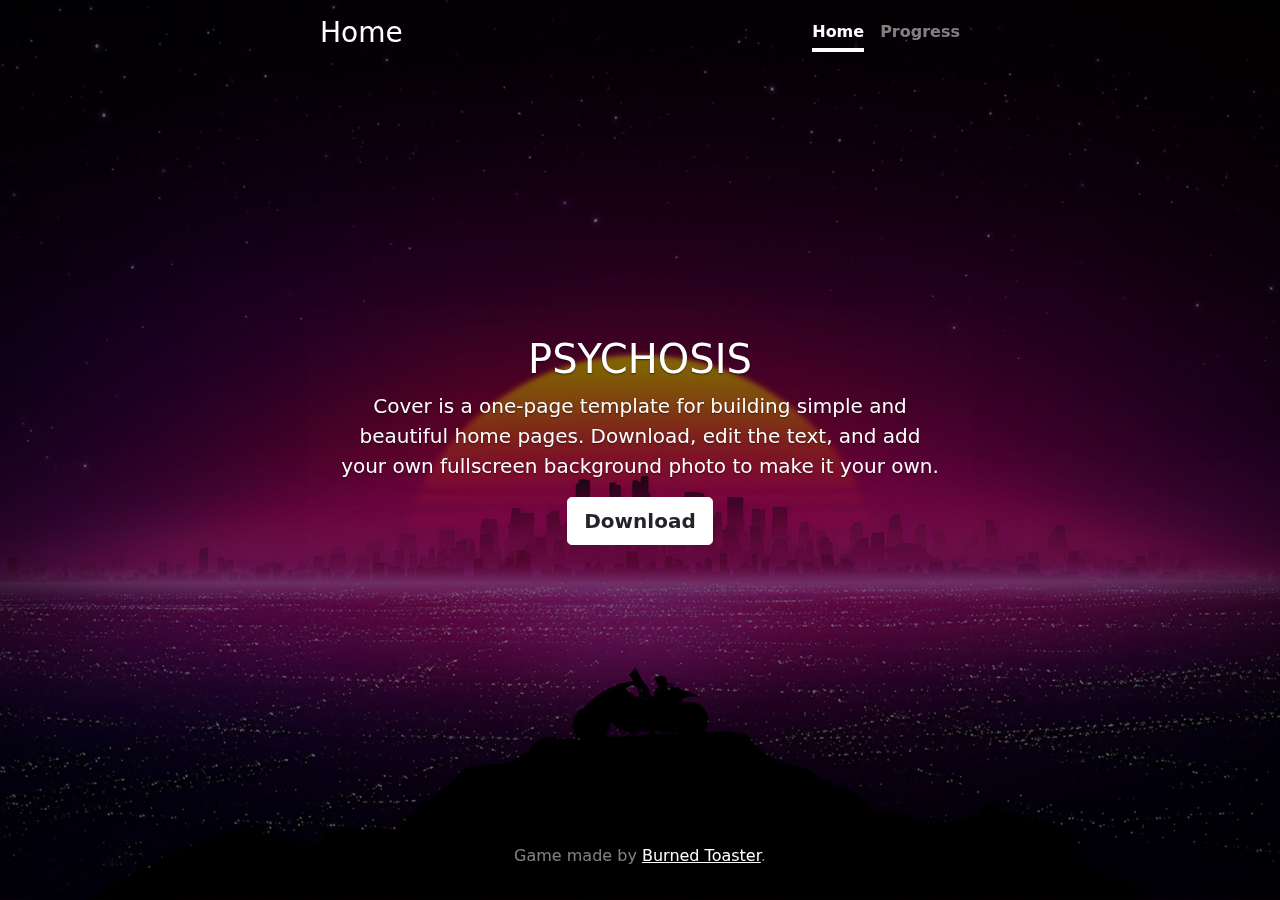
<file: index.html>
<!doctype html>
<html lang="en" class="h-100">
  <head>
    <meta charset="utf-8">
    <meta name="viewport" content="width=device-width, initial-scale=1">
    <meta name="description" content="">
    <meta name="author" content="Mark Otto, Jacob Thornton, and Bootstrap contributors">
    <meta name="generator" content="Hugo 0.84.0">
    <title>index</title>

    <link rel="canonical" href="https://getbootstrap.com/docs/5.0/examples/cover/">
    <link href="index.css" rel="stylesheet">
    <link href="bootstrap.min.css" rel="stylesheet">
  </head>
  
<body class="d-flex h-100 text-center text-white bg-dark">
  <div id="background-slider">
    <div class="slide" style="background-image: url('image1.jpg');"></div>
    <div class="slide" style="background-image: url('image2.jpg');"></div>
    <div class="slide" style="background-image: url('image3.jpg');"></div>
    <!-- Add more slides as needed -->
  </div>
  
  <div class="cover-container d-flex w-100 h-100 p-3 mx-auto flex-column">
    <header class="mb-auto">
      <div>
        <h3 class="float-md-start mb-0">Home</h3>
        <nav class="nav nav-masthead justify-content-center float-md-end">
          <a class="nav-link active" aria-current="page" href="#">Home</a>
          <a class="nav-link" href="timeline.html">Progress</a>
        </nav>
      </div>
    </header>
    <main class="px-3">
      <h1>PSYCHOSIS</h1>
      <p class="lead">Cover is a one-page template for building simple and beautiful home pages. Download, edit the text, and add your own fullscreen background photo to make it your own.</p>
      <p class="lead">
        <a href="C:\Users\25760\Desktop\Test\test.zip" class="btn btn-lg btn-secondary fw-bold border-white bg-white text-dark" download="test.zip">Download</a>
      </p>
    </main>
    <footer class="mt-auto text-white-50">
      <p>Game made by <a href="" class="text-white">Burned Toaster</a>.</p>
    </footer>
  </div>

  
  <script src="index.js"></script>
</body>
</html>
</file>
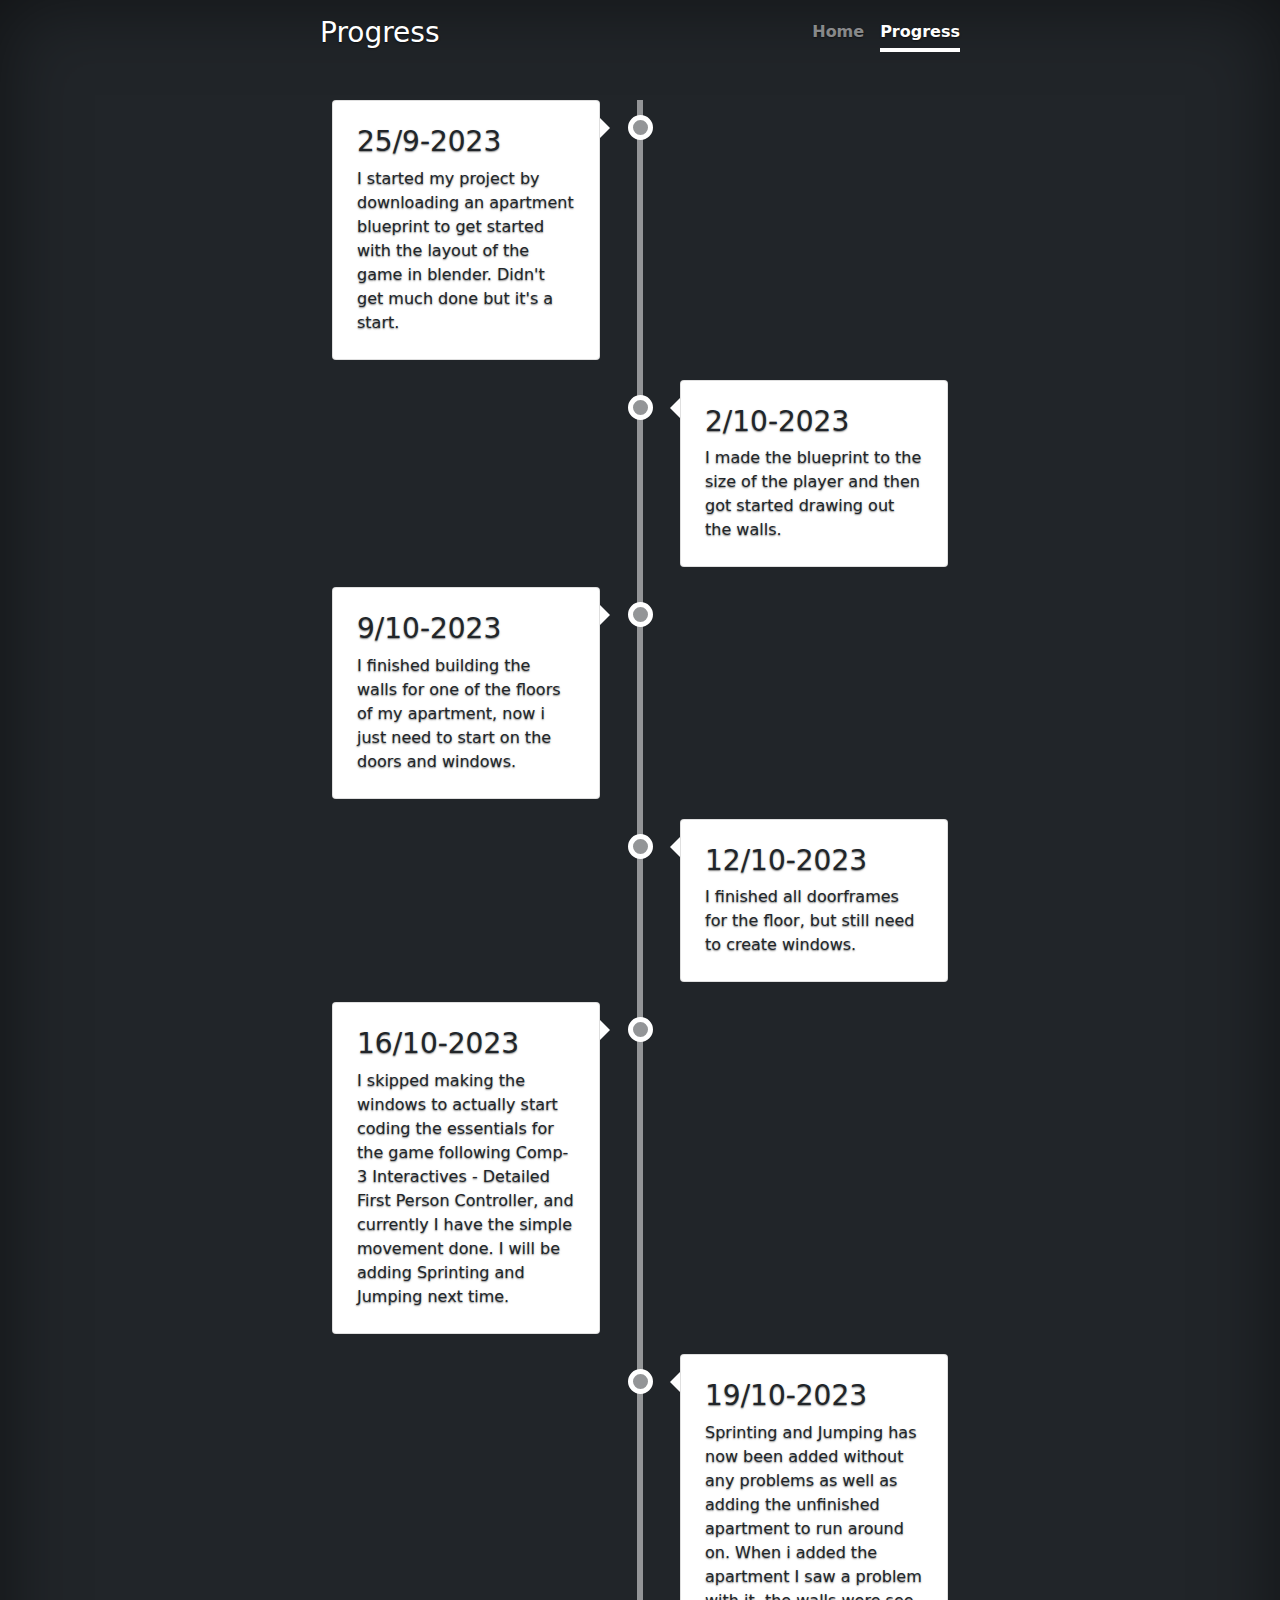
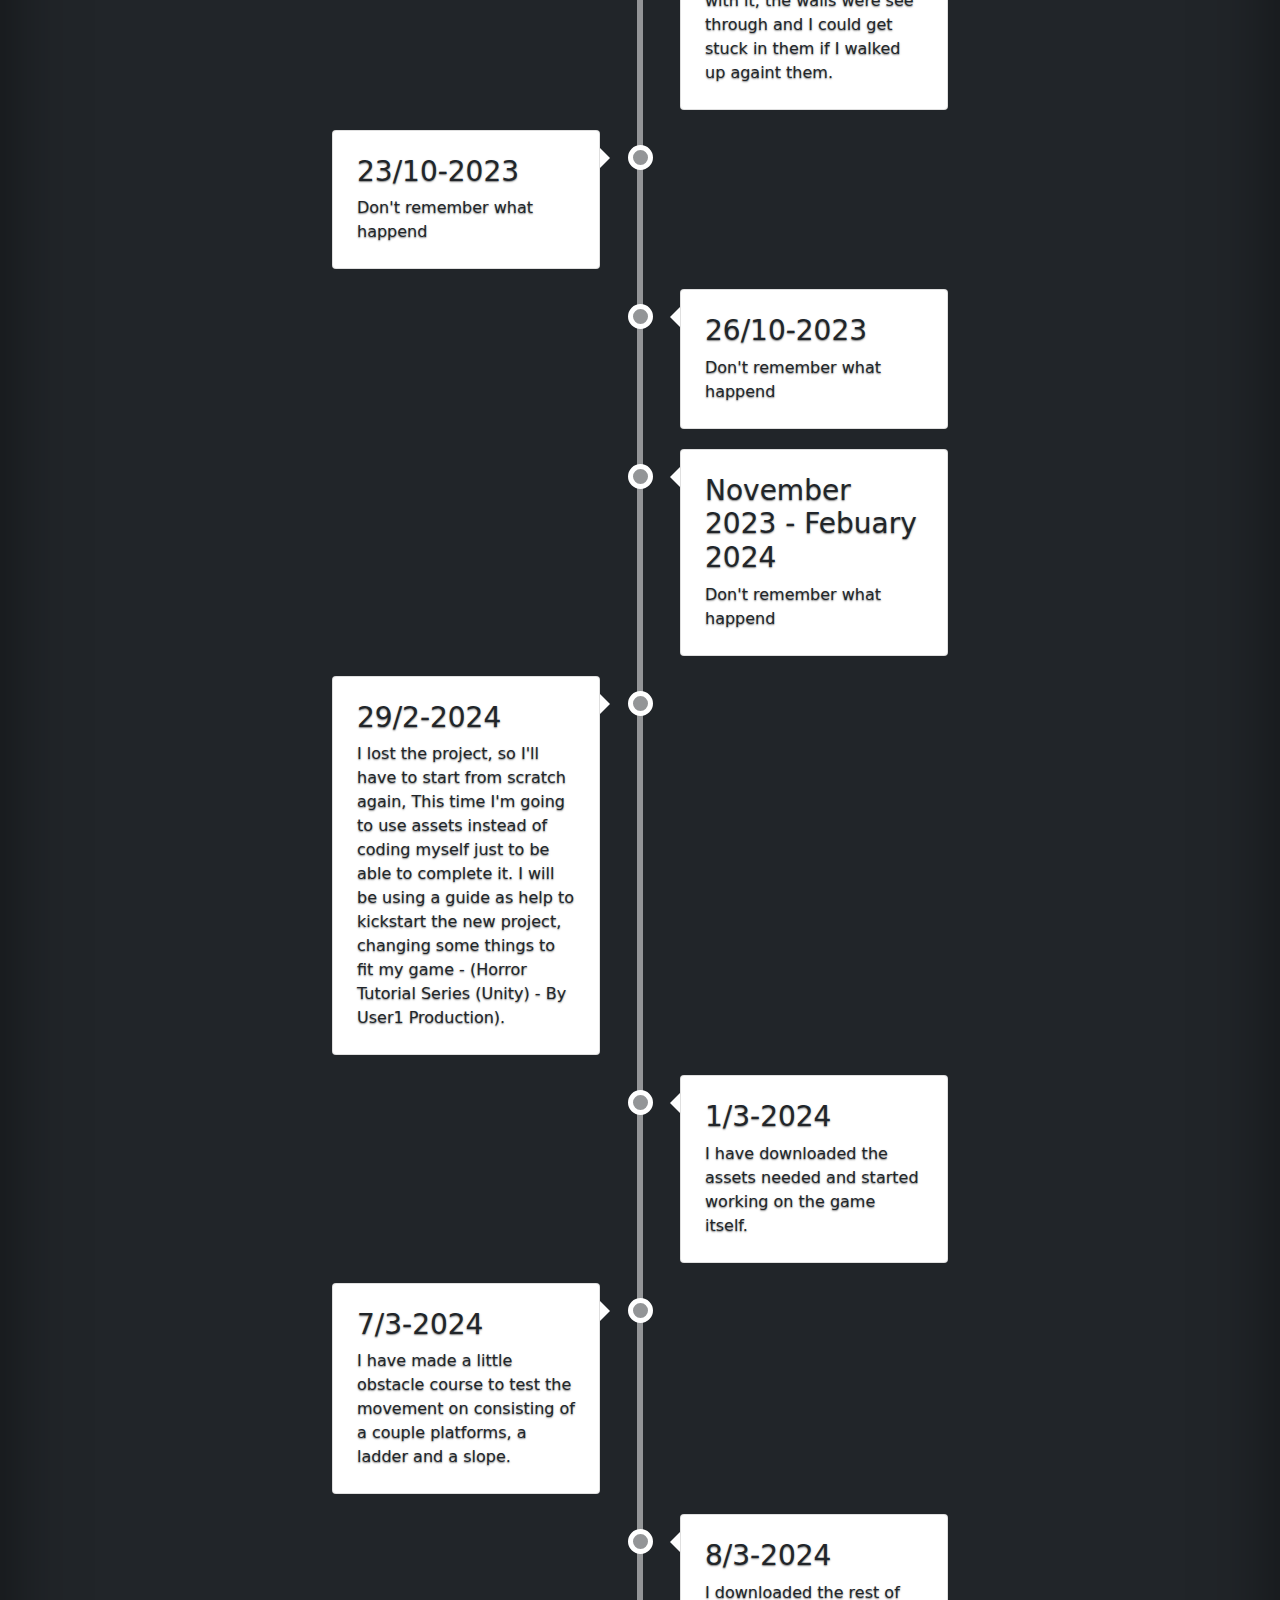
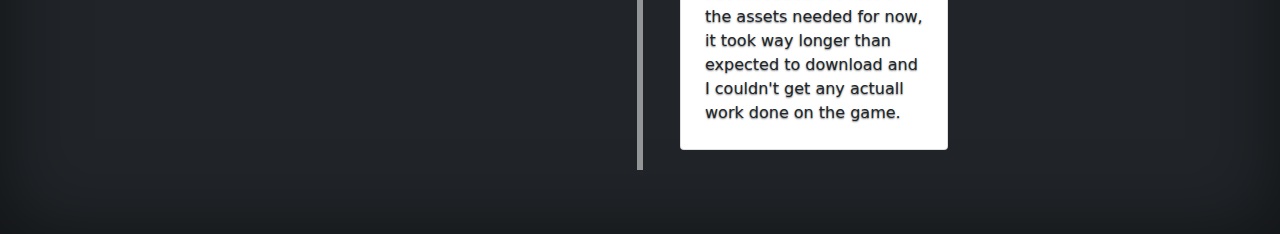
<file: timeline.html>
<!DOCTYPE html>
<html lang="en">
<head>
    <meta charset="UTF-8">
    <meta name="viewport" content="width=device-width, initial-scale=1.0">
    <title>Progress</title>
</head>
<link rel="stylesheet" href="timeline.css">
<link rel="stylesheet" href="bootstrap.min.css">



<body class="d-flex h-100 bg-dark">
    
    <div class="cover-container d-flex w-100 h-100 p-3 mx-auto flex-column">
        <header class="mb-auto">
          <div>
            <h3 class="float-md-start mb-0 text-white text-center">Progress</h3>
            <nav class="nav nav-masthead justify-content-center float-md-end">
              <a class="nav-link text-white-50" href="index.html">Home</a>
              <a class="nav-link active text-white" aria-current="page" href="timeline.html">Progress</a>
            </nav>
          </div>
        </header>
    
    <section bg-dark>
        <div class="container py-5">
          <div class="main-timeline">
            <div class="timeline left">
              <div class="card">
                <div class="card-body p-4">
                  <h3>25/9-2023</h3>
                  <p class="mb-0">I started my project by downloading an apartment blueprint to get started with the layout of the game in blender. 
                                  Didn't get much done but it's a start.</p>
                </div>
              </div>
            </div>
            <div class="timeline right">
              <div class="card">
                <div class="card-body p-4">
                  <h3>2/10-2023</h3>
                  <p class="mb-0">I made the blueprint to the size of the player and then got started drawing out the walls.</p>
                </div>
              </div>
            </div>
            <div class="timeline left">
              <div class="card">
                <div class="card-body p-4">
                  <h3>9/10-2023</h3>
                  <p class="mb-0">I finished building the walls for one of the floors of my apartment, now i just need to start on the doors and windows.</p>
                </div>
              </div>
            </div>
            <div class="timeline right">
              <div class="card">
                <div class="card-body p-4">
                  <h3>12/10-2023</h3>
                  <p class="mb-0">I finished all doorframes for the floor, but still need to create windows.</p>
                </div>
              </div>
            </div>
            <div class="timeline left">
              <div class="card">
                <div class="card-body p-4">
                  <h3>16/10-2023</h3>
                  <p class="mb-0">I skipped making the windows to actually start coding the essentials for the game following Comp-3 Interactives - Detailed First Person Controller, 
                                  and currently I have the simple movement done. I will be adding Sprinting and Jumping next time.</p>
                </div>
              </div>
            </div>
            <div class="timeline right">
              <div class="card">
                <div class="card-body p-4">
                  <h3>19/10-2023</h3>
                  <p class="mb-0">Sprinting and Jumping has now been added without any problems as well as adding the unfinished apartment to run around on.
                                  When i added the apartment I saw a problem with it, the walls were see through and I could get stuck in them if I walked up againt them.</p>
                </div>
              </div>
            </div>
            <div class="timeline left">
              <div class="card">
                <div class="card-body p-4">
                  <h3>23/10-2023</h3>
                  <p class="mb-0">Don't remember what happend</p>
                </div>
              </div>
            </div>
            <div class="timeline right">
              <div class="card">
                <div class="card-body p-4">
                  <h3>26/10-2023</h3>
                  <p class="mb-0">Don't remember what happend</p>
                </div>
              </div>
            </div>
            <div class="timeline right">
              <div class="card">
                <div class="card-body p-4">
                  <h3>November 2023 - Febuary 2024</h3>
                  <p class="mb-0">Don't remember what happend</p>
                </div>
              </div>
            </div>
            <div class="timeline left">
              <div class="card">
                <div class="card-body p-4">
                  <h3>29/2-2024</h3>
                  <p class="mb-0">I lost the project, so I'll have to start from scratch again, This time I'm going to use assets instead of coding myself just to be able to complete it. 
                                  I will be using a guide as help to kickstart the new project, changing some things to fit my game - (Horror Tutorial Series (Unity) - By User1 Production).</p>
                </div>
              </div>
            </div>
            <div class="timeline right">
              <div class="card">
                <div class="card-body p-4">
                  <h3>1/3-2024</h3>
                  <p class="mb-0">I have downloaded the assets needed and started working on the game itself.</p>
                </div>
              </div>
            </div>
            <div class="timeline left">
              <div class="card">
                <div class="card-body p-4">
                  <h3>7/3-2024</h3>
                  <p class="mb-0">I have made a little obstacle course to test the movement on consisting of a couple platforms, a ladder and a slope.</p>
                </div>
              </div>
            </div>
            <div class="timeline right">
              <div class="card">
                <div class="card-body p-4">
                  <h3>8/3-2024</h3>
                  <p class="mb-0">I downloaded the rest of the assets needed for now, it took way longer than expected to download and I couldn't get any actuall work done on the game.</p>
                </div>
              </div>
            </div>
          </div>
        </div>
      </section>
</body>
</html>
</file>
<file: index.css>
/*
 * Globals
 */


/* Custom default button */
.btn-secondary,
.btn-secondary:hover,
.btn-secondary:focus {
  color: #333;
  text-shadow: none; /* Prevent inheritance from `body` */
}


/*
 * Base structure
 */

 html, body {
  overflow:hidden 
} 

body {
  text-shadow: 0 .05rem .1rem rgba(0, 0, 0, .5);
  box-shadow: inset 0 0 20rem rgba(0, 0, 0, .5);
  height: 100vh;
  width: 100vw;
  background-color: #333;
  margin: 0rem;
  overflow: hidden;
}


.cover-container {
  max-width: 42em;
}


/*
 * Header
 */

.nav-masthead .nav-link {
  padding: .25rem 0;
  font-weight: 700;
  color: rgba(255, 255, 255, .5);
  background-color: transparent;
  border-bottom: .25rem solid transparent;
}

.nav-masthead .nav-link:hover,
.nav-masthead .nav-link:focus {
  border-bottom-color: rgba(255, 255, 255, .25);
}

.nav-masthead .nav-link + .nav-link {
  margin-left: 1rem;
}

.nav-masthead .active {
  color: #fff;
  border-bottom-color: #fff;
}

.bd-placeholder-img {
  font-size: 1.125rem;
  text-anchor: middle;
  -webkit-user-select: none;
  -moz-user-select: none;
  user-select: none;
}

@media (min-width: 768px) {
  .bd-placeholder-img-lg {
    font-size: 3.5rem;
  }
}

#background-slider {
  position: fixed;
  width: 100%;
  height: 100%;
  top: 0;
  left: 0;
  z-index: -1; /* Place the slider under all other content */
}

.slide {
  position: absolute;
  width: 100%;
  height: 100%;
  background-size: cover;
  background-position: center;
  opacity: 0;
  transition: opacity 1s ease-in-out;
  filter: brightness(50%);
}

.slide.active {
  opacity: 1;
}
</file>
<file: timeline.css>
/* The actual timeline (the vertical ruler) */
/*
 * Globals
 */


/* Custom default button */
.btn-secondary,
.btn-secondary:hover,
.btn-secondary:focus {
  color: #333;
  text-shadow: none; /* Prevent inheritance from `body` */
}

/*
 * Base structure
 */

body {
  text-shadow: 0 .05rem .1rem rgba(0, 0, 0, .5);
  box-shadow: inset 0 0 5rem rgba(0, 0, 0, .5);
}

.cover-container {
  max-width: 42em;
}


/*
 * Header
 */

.nav-masthead .nav-link {
  padding: .25rem 0;
  font-weight: 700;
  color: rgba(255, 255, 255, .5);
  background-color: transparent;
  border-bottom: .25rem solid transparent;
}

.nav-masthead .nav-link:hover,
.nav-masthead .nav-link:focus {
  border-bottom-color: rgba(255, 255, 255, .25);
}

.nav-masthead .nav-link + .nav-link {
  margin-left: 1rem;
}

.nav-masthead .active {
  color: #fff;
  border-bottom-color: #fff;
}


.main-timeline {
    position: relative;
  }
  
  /* The actual timeline (the vertical ruler) */
  .main-timeline::after {
    content: "";
    position: absolute;
    width: 6px;
    background-color: #939597;
    top: 0;
    bottom: 0;
    left: 50%;
    margin-left: -3px;
  }
  
  /* Container around content */
  .timeline {
    position: relative;
    background-color: inherit;
    width: 50%;
  }
  
  /* The circles on the timeline */
  .timeline::after {
    content: "";
    position: absolute;
    width: 25px;
    height: 25px;
    right: -13px;
    background-color: #939597;
    border: 5px solid #ffffff;
    top: 15px;
    border-radius: 50%;
    z-index: 1;
  }
  
  /* Place the container to the left */
  .left {
    padding: 0px 40px 20px 0px;
    left: 0;
  }
  
  /* Place the container to the right */
  .right {
    padding: 0px 0px 20px 40px;
    left: 50%;
  }
  
  /* Add arrows to the left container (pointing right) */
  .left::before {
    content: " ";
    position: absolute;
    top: 18px;
    z-index: 1;
    right: 30px;
    border: medium solid white;
    border-width: 10px 0 10px 10px;
    border-color: transparent transparent transparent white;
  }
  
  /* Add arrows to the right container (pointing left) */
  .right::before {
    content: " ";
    position: absolute;
    top: 18px;
    z-index: 1;
    left: 30px;
    border: medium solid white;
    border-width: 10px 10px 10px 0;
    border-color: transparent white transparent transparent;
  }
  
  /* Fix the circle for containers on the right side */
  .right::after {
    left: -12px;
  }
  
  /* Media queries - Responsive timeline on screens less than 600px wide */
  @media screen and (max-width: 600px) {
    /* Place the timelime to the left */
    .main-timeline::after {
      left: 31px;
    }
  
    /* Full-width containers */
    .timeline {
      width: 100%;
      padding-left: 70px;
      padding-right: 25px;
    }
  
    /* Make sure that all arrows are pointing leftwards */
    .timeline::before {
      left: 60px;
      border: medium solid white;
      border-width: 10px 10px 10px 0;
      border-color: transparent white transparent transparent;
    }
  
    /* Make sure all circles are at the same spot */
    .left::after,
    .right::after {
      left: 18px;
    }
  
    .left::before {
      right: auto;
    }
  
    /* Make all right containers behave like the left ones */
    .right {
      left: 0%;
    }
  }
</file>
